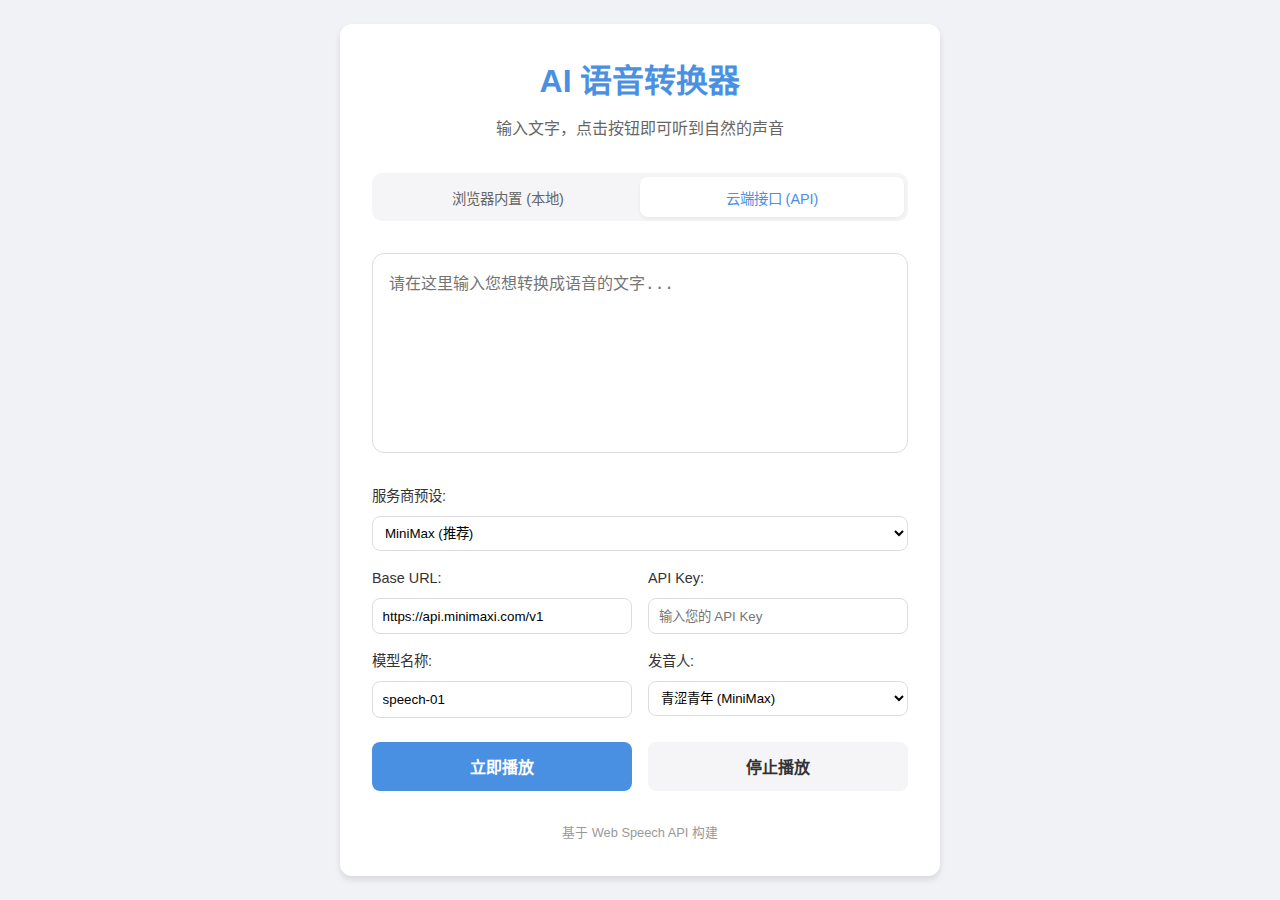
<file: index.html>
<!DOCTYPE html>
<html lang="zh-CN">
<head>
    <meta charset="UTF-8">
    <meta name="viewport" content="width=device-width, initial-scale=1.0">
    <title>AI 语音转换器</title>
    <link rel="stylesheet" href="style.css">
</head>
<body>
    <div class="container">
        <header>
            <h1>AI 语音转换器</h1>
            <p>输入文字，点击按钮即可听到自然的声音</p>
        </header>

        <main>
            <div class="mode-selector">
                <button id="local-mode-btn" class="mode-btn">浏览器内置 (本地)</button>
                <button id="cloud-mode-btn" class="mode-btn active">云端接口 (API)</button>
            </div>

            <div class="input-group">
                <textarea id="text-input" placeholder="请在这里输入您想转换成语音的文字..."></textarea>
            </div>

            <!-- 本地控制面板 -->
            <div id="local-controls" class="controls">
                <div class="control-item">
                    <label for="voice-select">选择声音：</label>
                    <select id="voice-select"></select>
                </div>

                <div class="control-item">
                    <label for="rate">语速：<span id="rate-value">1</span>x</label>
                    <input type="range" id="rate" min="0.5" max="2" value="1" step="0.1">
                </div>

                <div class="control-item">
                    <label for="pitch">音调：<span id="pitch-value">1</span></label>
                    <input type="range" id="pitch" min="0" max="2" value="1" step="0.1">
                </div>
            </div>

            <!-- 云端控制面板 -->
            <div id="cloud-controls" class="controls hidden">
                <div class="control-item full-width">
                    <label for="api-provider">服务商预设:</label>
                    <select id="api-provider">
                        <option value="custom">自定义 (OpenAI 兼容)</option>
                        <option value="zhipu">智谱 AI (BigModel)</option>
                        <option value="minimax">MiniMax (推荐)</option>
                        <option value="openai">OpenAI</option>
                    </select>
                </div>
                <div class="control-item full-width">
                    <label for="api-base-url">Base URL:</label>
                    <input type="text" id="api-base-url" placeholder="https://api.openai.com/v1">
                </div>
                <div class="control-item full-width">
                    <label for="api-key">API Key:</label>
                    <input type="password" id="api-key" placeholder="输入您的 API Key">
                </div>
                <div class="control-item">
                    <label for="cloud-model">模型名称:</label>
                    <input type="text" id="cloud-model" value="tts-1" placeholder="tts-1">
                </div>
                <div class="control-item">
                    <label for="cloud-voice">发音人:</label>
                    <select id="cloud-voice">
                        <!-- 动态加载 -->
                    </select>
                </div>
            </div>

            <div class="actions">
                <button id="speak-btn" class="primary-btn">立即播放</button>
                <button id="record-btn" class="secondary-btn hidden">语音转文字</button>
                <button id="stop-btn" class="secondary-btn">停止播放</button>
            </div>
        </main>

        <footer>
            <p>基于 Web Speech API 构建</p>
        </footer>
    </div>
    <script src="script.js"></script>
</body>
</html>
</file>
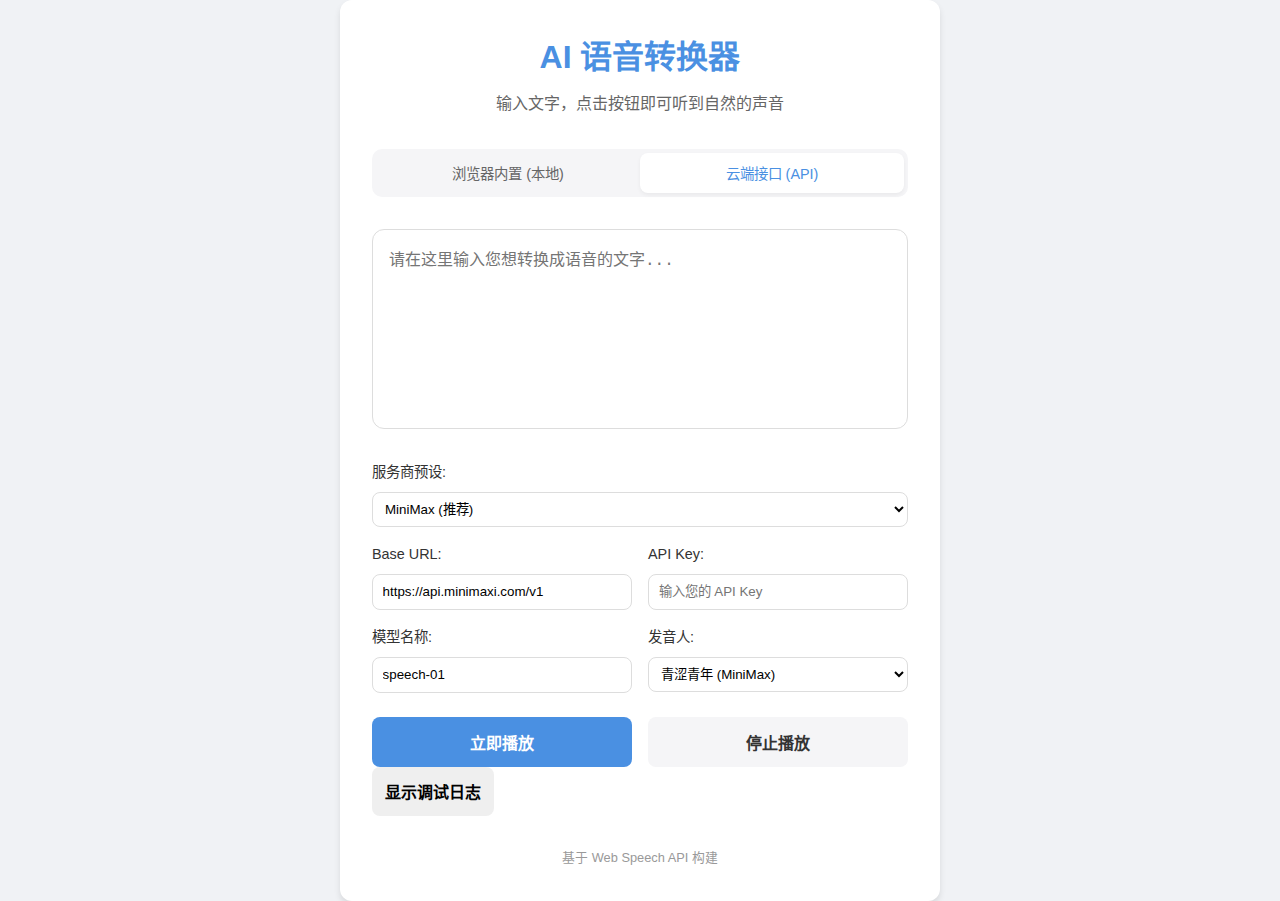
<file: src/html/index.html>
<!DOCTYPE html>
<html lang="zh-CN">
<head>
    <meta charset="UTF-8">
    <meta name="viewport" content="width=device-width, initial-scale=1.0">
    <title>AI 语音转换器</title>
    <link rel="stylesheet" href="../css/style.css">
</head>
<body>
    <div class="container">
        <header>
            <h1>AI 语音转换器</h1>
            <p>输入文字，点击按钮即可听到自然的声音</p>
        </header>

        <main>
            <div class="mode-selector">
                <button id="local-mode-btn" class="mode-btn">浏览器内置 (本地)</button>
                <button id="cloud-mode-btn" class="mode-btn active">云端接口 (API)</button>
            </div>

            <div class="input-group">
                <textarea id="text-input" placeholder="请在这里输入您想转换成语音的文字..."></textarea>
            </div>

            <!-- 本地控制面板 -->
            <div id="local-controls" class="controls">
                <div class="control-item">
                    <label for="voice-select">选择声音：</label>
                    <select id="voice-select"></select>
                </div>

                <div class="control-item">
                    <label for="rate">语速：<span id="rate-value">1</span>x</label>
                    <input type="range" id="rate" min="0.5" max="2" value="1" step="0.1">
                </div>

                <div class="control-item">
                    <label for="pitch">音调：<span id="pitch-value">1</span></label>
                    <input type="range" id="pitch" min="0" max="2" value="1" step="0.1">
                </div>
            </div>

            <!-- 云端控制面板 -->
            <div id="cloud-controls" class="controls hidden">
                <div class="control-item full-width">
                    <label for="api-provider">服务商预设:</label>
                    <select id="api-provider">
                        <option value="custom">自定义 (OpenAI 兼容)</option>
                        <option value="zhipu">智谱 AI (BigModel)</option>
                        <option value="minimax">MiniMax (推荐)</option>
                        <option value="openai">OpenAI</option>
                    </select>
                </div>
                <div class="control-item full-width">
                    <label for="api-base-url">Base URL:</label>
                    <input type="text" id="api-base-url" placeholder="https://api.openai.com/v1">
                </div>
                <div class="control-item full-width">
                    <label for="api-key">API Key:</label>
                    <input type="password" id="api-key" placeholder="输入您的 API Key">
                </div>
                <div class="control-item">
                    <label for="cloud-model">模型名称:</label>
                    <input type="text" id="cloud-model" value="tts-1" placeholder="tts-1">
                </div>
                <div class="control-item">
                    <label for="cloud-voice">发音人:</label>
                    <select id="cloud-voice">
                        <!-- 动态加载 -->
                    </select>
                </div>
            </div>

            <div class="actions">
                <button id="speak-btn" class="primary-btn">立即播放</button>
                <button id="record-btn" class="secondary-btn hidden">语音转文字</button>
                <button id="stop-btn" class="secondary-btn">停止播放</button>
            </div>
        </main>

        <section id="log-section" class="log-section hidden">
            <div class="log-header">
                <h3>调试日志</h3>
                <div class="log-actions">
                    <button id="copy-logs-btn">复制日志</button>
                    <button id="clear-logs-btn">清除</button>
                    <button id="toggle-logs-btn">收起</button>
                </div>
            </div>
            <div id="log-container" class="log-container">
                <!-- 日志条目将在这里动态插入 -->
                <div class="log-placeholder">等待请求发起...</div>
            </div>
        </section>

        <div class="footer-actions">
            <button id="show-logs-btn" class="text-btn">显示调试日志</button>
        </div>

        <footer>
            <p>基于 Web Speech API 构建</p>
        </footer>
    </div>
    <script src="../js/script.js"></script>
</body>
</html>
</file>
<file: style.css>
:root {
    --primary-color: #4a90e2;
    --primary-hover: #357abd;
    --secondary-color: #f5f5f7;
    --text-color: #333;
    --bg-color: #f0f2f5;
    --card-bg: #ffffff;
    --shadow: 0 4px 6px rgba(0, 0, 0, 0.1);
    --radius: 12px;
}

* {
    margin: 0;
    padding: 0;
    box-sizing: border-box;
}

body {
    font-family: -apple-system, BlinkMacSystemFont, "Segoe UI", Roboto, "Helvetica Neue", Arial, sans-serif;
    background-color: var(--bg-color);
    color: var(--text-color);
    line-height: 1.6;
    display: flex;
    justify-content: center;
    align-items: center;
    min-height: 100vh;
}

.container {
    width: 90%;
    max-width: 600px;
    background-color: var(--card-bg);
    padding: 2rem;
    border-radius: var(--radius);
    box-shadow: var(--shadow);
}

header {
    text-align: center;
    margin-bottom: 2rem;
}

header h1 {
    font-size: 2rem;
    color: var(--primary-color);
    margin-bottom: 0.5rem;
}

header p {
    color: #666;
}

main {
    display: flex;
    flex-direction: column;
    gap: 1.5rem;
}

.mode-selector {
    display: flex;
    background-color: var(--secondary-color);
    padding: 4px;
    border-radius: 10px;
    margin-bottom: 0.5rem;
}

.mode-btn {
    flex: 1;
    padding: 0.6rem;
    border-radius: 8px;
    font-weight: 500;
    font-size: 0.9rem;
    background: transparent;
    color: #666;
}

.mode-btn.active {
    background-color: white;
    color: var(--primary-color);
    box-shadow: 0 2px 4px rgba(0,0,0,0.05);
}

.hidden {
    display: none !important;
}

.control-item.full-width {
    grid-column: span 1;
}

@media (min-width: 480px) {
    .controls {
        grid-template-columns: 1fr 1fr;
    }
    .full-width {
        grid-column: span 2;
    }
}

input[type="text"], input[type="password"] {
    padding: 0.6rem;
    border: 1px solid #ddd;
    border-radius: 8px;
    outline: none;
}

input:focus {
    border-color: var(--primary-color);
}

.input-group textarea {
    width: 100%;
    height: 200px;
    padding: 1rem;
    border: 1px solid #ddd;
    border-radius: var(--radius);
    resize: none;
    font-size: 1rem;
    outline: none;
    transition: border-color 0.3s;
}

.input-group textarea:focus {
    border-color: var(--primary-color);
}

.controls {
    display: grid;
    grid-template-columns: 1fr;
    gap: 1rem;
}

@media (min-width: 480px) {
    .controls {
        grid-template-columns: 1fr 1fr;
    }
    .control-item:first-child {
        grid-column: span 2;
    }
}

.control-item {
    display: flex;
    flex-direction: column;
    gap: 0.5rem;
}

.control-item label {
    font-weight: 500;
    font-size: 0.9rem;
}

select {
    padding: 0.5rem;
    border-radius: 8px;
    border: 1px solid #ddd;
    outline: none;
    background-color: white;
}

input[type="range"] {
    cursor: pointer;
}

.actions {
    display: flex;
    gap: 1rem;
}

button {
    flex: 1;
    padding: 0.8rem;
    border: none;
    border-radius: 8px;
    font-size: 1rem;
    font-weight: 600;
    cursor: pointer;
    transition: all 0.3s;
}

.primary-btn {
    background-color: var(--primary-color);
    color: white;
}

.primary-btn:hover {
    background-color: var(--primary-hover);
    transform: translateY(-1px);
}

.secondary-btn.recording {
    background-color: #ff4d4f;
    color: white;
    border-color: #ff4d4f;
    animation: pulse 1.5s infinite;
}

@keyframes pulse {
    0% { opacity: 1; }
    50% { opacity: 0.6; }
    100% { opacity: 1; }
}

.secondary-btn {
    background-color: var(--secondary-color);
    color: var(--text-color);
}

.secondary-btn:hover {
    background-color: #e5e5e7;
}

footer {
    margin-top: 2rem;
    text-align: center;
    font-size: 0.8rem;
    color: #999;
}
</file>
<file: src/css/style.css>
:root {
    --primary-color: #4a90e2;
    --primary-hover: #357abd;
    --secondary-color: #f5f5f7;
    --text-color: #333;
    --bg-color: #f0f2f5;
    --card-bg: #ffffff;
    --shadow: 0 4px 6px rgba(0, 0, 0, 0.1);
    --radius: 12px;
}

* {
    margin: 0;
    padding: 0;
    box-sizing: border-box;
}

body {
    font-family: -apple-system, BlinkMacSystemFont, "Segoe UI", Roboto, "Helvetica Neue", Arial, sans-serif;
    background-color: var(--bg-color);
    color: var(--text-color);
    line-height: 1.6;
    display: flex;
    justify-content: center;
    align-items: center;
    min-height: 100vh;
}

.container {
    width: 90%;
    max-width: 600px;
    background-color: var(--card-bg);
    padding: 2rem;
    border-radius: var(--radius);
    box-shadow: var(--shadow);
}

header {
    text-align: center;
    margin-bottom: 2rem;
}

header h1 {
    font-size: 2rem;
    color: var(--primary-color);
    margin-bottom: 0.5rem;
}

header p {
    color: #666;
}

main {
    display: flex;
    flex-direction: column;
    gap: 1.5rem;
}

.mode-selector {
    display: flex;
    background-color: var(--secondary-color);
    padding: 4px;
    border-radius: 10px;
    margin-bottom: 0.5rem;
}

.mode-btn {
    flex: 1;
    padding: 0.6rem;
    border-radius: 8px;
    font-weight: 500;
    font-size: 0.9rem;
    background: transparent;
    color: #666;
}

.mode-btn.active {
    background-color: white;
    color: var(--primary-color);
    box-shadow: 0 2px 4px rgba(0,0,0,0.05);
}

.hidden {
    display: none !important;
}

.control-item.full-width {
    grid-column: span 1;
}

@media (min-width: 480px) {
    .controls {
        grid-template-columns: 1fr 1fr;
    }
    .full-width {
        grid-column: span 2;
    }
}

input[type="text"], input[type="password"] {
    padding: 0.6rem;
    border: 1px solid #ddd;
    border-radius: 8px;
    outline: none;
}

input:focus {
    border-color: var(--primary-color);
}

.input-group textarea {
    width: 100%;
    height: 200px;
    padding: 1rem;
    border: 1px solid #ddd;
    border-radius: var(--radius);
    resize: none;
    font-size: 1rem;
    outline: none;
    transition: border-color 0.3s;
}

.input-group textarea:focus {
    border-color: var(--primary-color);
}

.controls {
    display: grid;
    grid-template-columns: 1fr;
    gap: 1rem;
}

@media (min-width: 480px) {
    .controls {
        grid-template-columns: 1fr 1fr;
    }
    .control-item:first-child {
        grid-column: span 2;
    }
}

.control-item {
    display: flex;
    flex-direction: column;
    gap: 0.5rem;
}

.control-item label {
    font-weight: 500;
    font-size: 0.9rem;
}

select {
    padding: 0.5rem;
    border-radius: 8px;
    border: 1px solid #ddd;
    outline: none;
    background-color: white;
}

input[type="range"] {
    cursor: pointer;
}

.actions {
    display: flex;
    gap: 1rem;
}

button {
    flex: 1;
    padding: 0.8rem;
    border: none;
    border-radius: 8px;
    font-size: 1rem;
    font-weight: 600;
    cursor: pointer;
    transition: all 0.3s;
}

.primary-btn {
    background-color: var(--primary-color);
    color: white;
}

.primary-btn:hover {
    background-color: var(--primary-hover);
    transform: translateY(-1px);
}

.secondary-btn.recording {
    background-color: #ff4d4f;
    color: white;
    border-color: #ff4d4f;
    animation: pulse 1.5s infinite;
}

@keyframes pulse {
    0% { opacity: 1; }
    50% { opacity: 0.6; }
    100% { opacity: 1; }
}

.secondary-btn {
    background-color: var(--secondary-color);
    color: var(--text-color);
}

.secondary-btn:hover {
    background-color: #e5e5e7;
}

footer {
    margin-top: 2rem;
    text-align: center;
    font-size: 0.8rem;
    color: #999;
}
</file>
